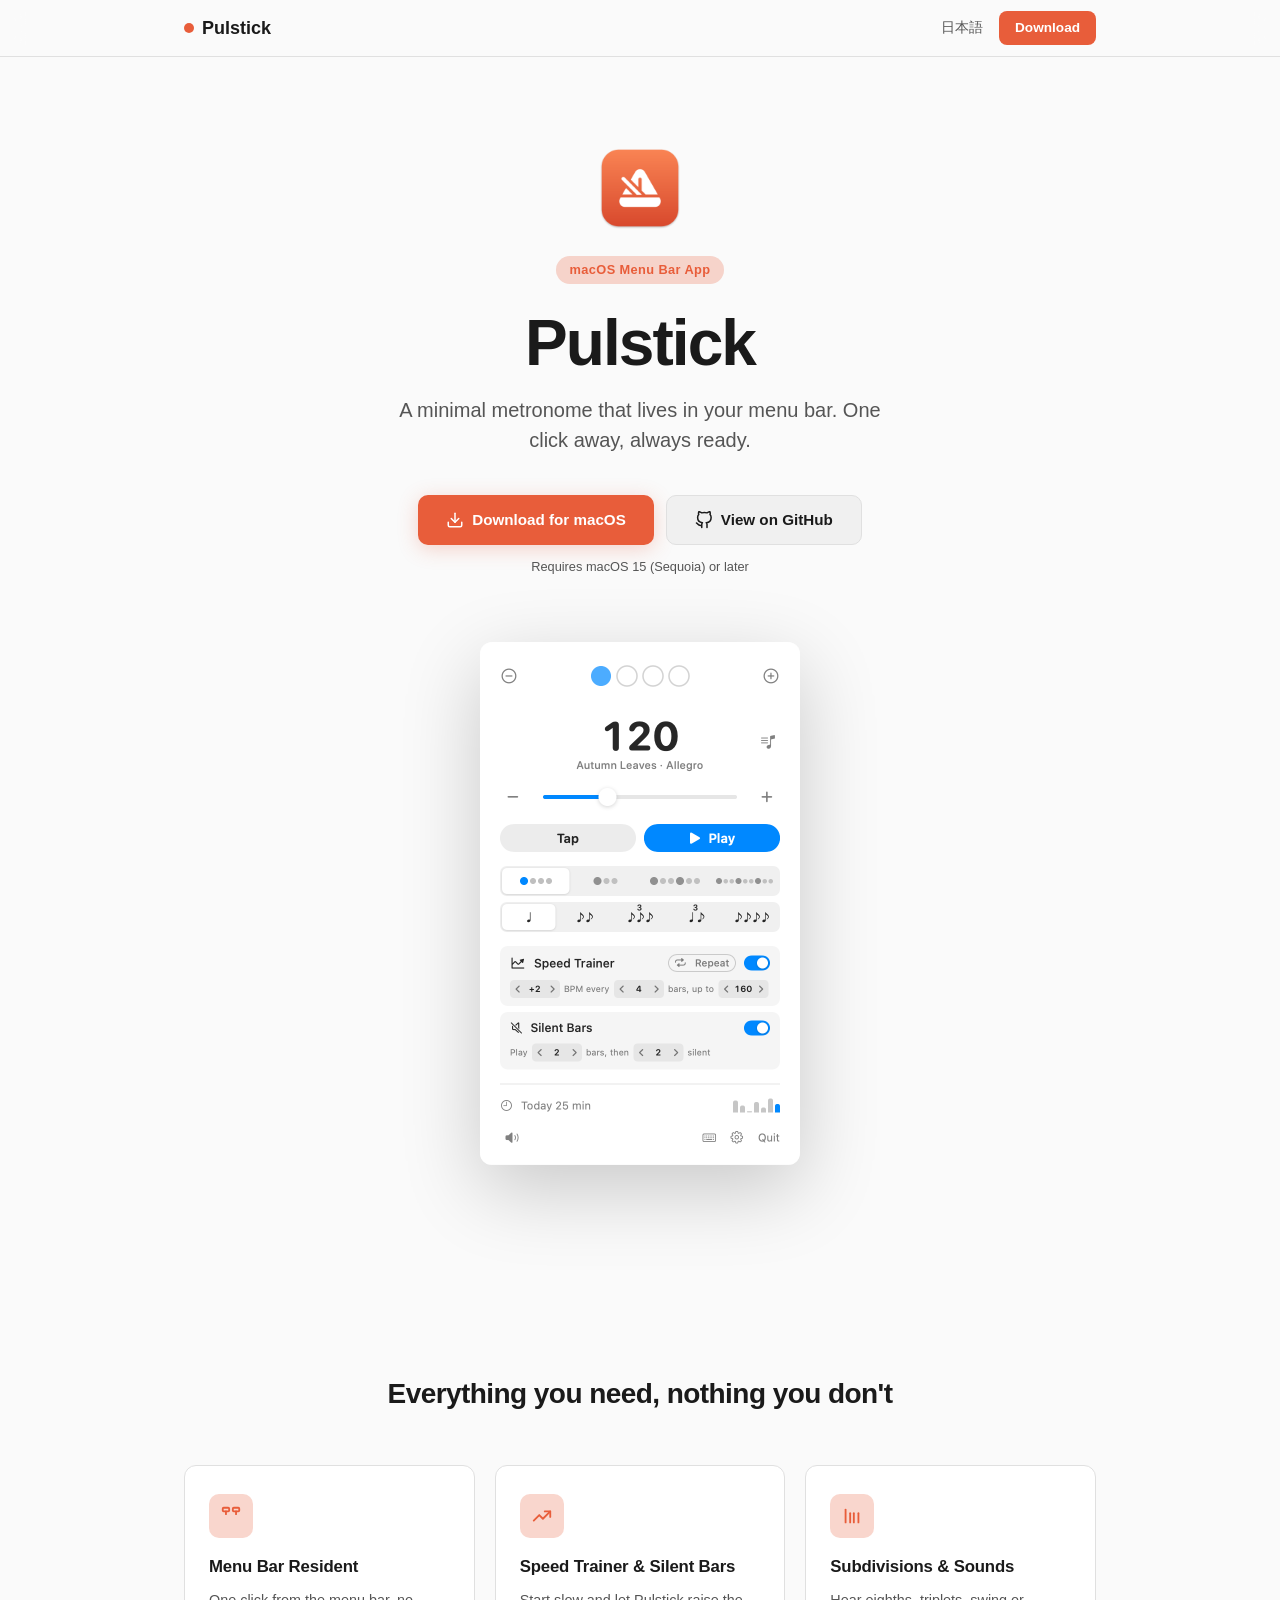
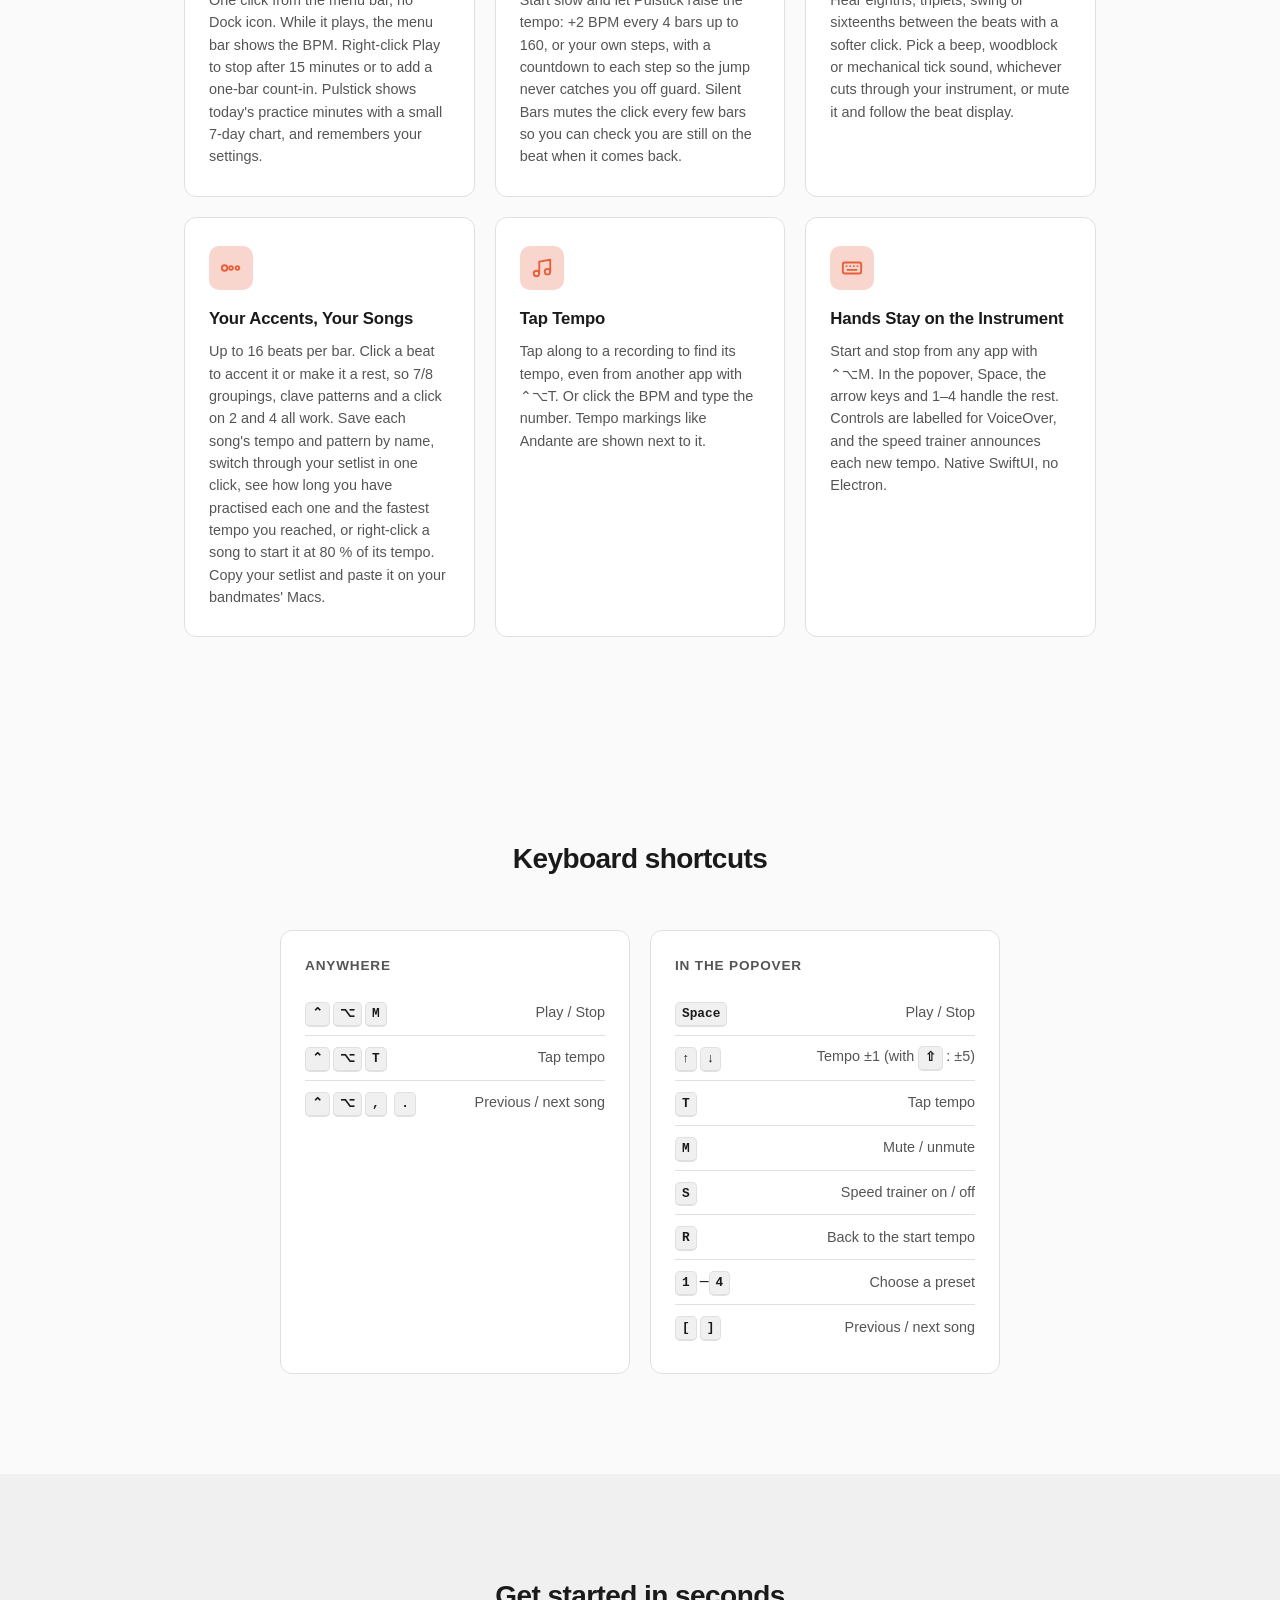
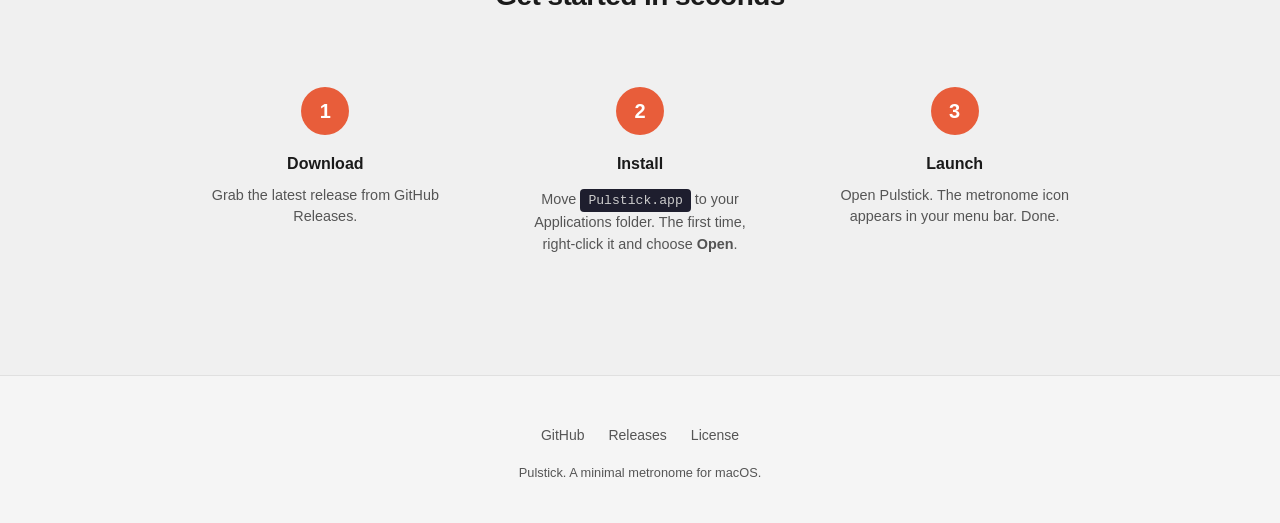
<file: docs/index.html>
<!DOCTYPE html>
<html lang="en">
<head>
  <meta charset="UTF-8">
  <meta name="viewport" content="width=device-width, initial-scale=1.0">
  <title>Pulstick — Minimal Menu Bar Metronome for macOS</title>
  <meta name="description" content="Pulstick is a minimal metronome that lives in your macOS menu bar. Tap tempo, custom accents, subdivisions, a speed trainer and global shortcuts.">
  <meta name="theme-color" content="#e85d3a" media="(prefers-color-scheme: light)">
  <meta name="theme-color" content="#f06b45" media="(prefers-color-scheme: dark)">
  <link rel="alternate" hreflang="en" href="./">
  <link rel="alternate" hreflang="ja" href="ja/">
  <link rel="icon" type="image/png" href="icon.png">
  <link rel="apple-touch-icon" href="icon.png">
  <link rel="stylesheet" href="style.css">
</head>
<body>

  <a href="#main" class="skip-link">Skip to content</a>

  <!-- Header -->
  <header class="site-header" role="banner">
    <div class="container">
      <div class="site-logo">
        <div class="logo-dot" aria-hidden="true"></div>
        Pulstick
      </div>
      <div class="header-actions">
        <a href="ja/" class="lang-link" hreflang="ja" lang="ja">日本語</a>
        <a href="https://github.com/ash1day/Pulstick/releases" class="header-cta">
          Download
        </a>
      </div>
    </div>
  </header>

  <main id="main">

    <!-- Hero -->
    <section class="hero" aria-labelledby="hero-heading">
      <div class="container">
        <img src="icon.png" alt="" class="hero-icon" width="96" height="96">
        <div class="hero-badge">macOS Menu Bar App</div>
        <h1 id="hero-heading">Pulstick</h1>
        <p class="hero-tagline">
          A minimal metronome that lives in your menu bar.
          One click away, always ready.
        </p>
        <div class="hero-actions">
          <a href="https://github.com/ash1day/Pulstick/releases" class="btn btn-primary">
            <svg width="18" height="18" viewBox="0 0 24 24" fill="none" stroke="currentColor" stroke-width="2" stroke-linecap="round" stroke-linejoin="round" aria-hidden="true"><path d="M21 15v4a2 2 0 0 1-2 2H5a2 2 0 0 1-2-2v-4"/><polyline points="7 10 12 15 17 10"/><line x1="12" y1="15" x2="12" y2="3"/></svg>
            Download for macOS
          </a>
          <a href="https://github.com/ash1day/Pulstick" class="btn btn-secondary">
            <svg width="18" height="18" viewBox="0 0 24 24" fill="none" stroke="currentColor" stroke-width="2" stroke-linecap="round" stroke-linejoin="round" aria-hidden="true"><path d="M9 19c-5 1.5-5-2.5-7-3m14 6v-3.87a3.37 3.37 0 0 0-.94-2.61c3.14-.35 6.44-1.54 6.44-7A5.44 5.44 0 0 0 20 4.77 5.07 5.07 0 0 0 19.91 1S18.73.65 16 2.48a13.38 13.38 0 0 0-7 0C6.27.65 5.09 1 5.09 1A5.07 5.07 0 0 0 5 4.77a5.44 5.44 0 0 0-1.5 3.78c0 5.42 3.3 6.61 6.44 7A3.37 3.37 0 0 0 9 18.13V22"/></svg>
            View on GitHub
          </a>
        </div>
        <p class="hero-note">Requires macOS 15 (Sequoia) or later</p>

        <!-- App Screenshot -->
        <div class="screenshot-wrapper">
          <picture>
            <source srcset="screenshot-dark.png" media="(prefers-color-scheme: dark)">
            <img src="screenshot.png" alt="Pulstick popover: beat dots, 120 BPM marked Allegro, time signature and subdivision buttons, speed trainer and silent bars settings, Tap and Play buttons" class="screenshot" width="320" height="523" />
          </picture>
        </div>
      </div>
    </section>

    <!-- Features -->
    <section class="features" id="features" aria-labelledby="features-heading">
      <div class="container">
        <h2 class="section-title" id="features-heading">Everything you need, nothing you don't</h2>
        <div class="features-grid">

          <div class="feature-card">
            <div class="feature-icon">
              <svg viewBox="0 0 24 24" aria-hidden="true"><rect x="3" y="3" width="7" height="4" rx="1"/><rect x="14" y="3" width="7" height="4" rx="1"/><line x1="6.5" y1="7" x2="6.5" y2="10"/><line x1="17.5" y1="7" x2="17.5" y2="10"/></svg>
            </div>
            <h3>Menu Bar Resident</h3>
            <p>One click from the menu bar, no Dock icon. While it plays, the menu bar shows the BPM. Right-click Play to stop after 15 minutes or to add a one-bar count-in. Pulstick shows today's practice minutes with a small 7-day chart, and remembers your settings.</p>
          </div>

          <div class="feature-card">
            <div class="feature-icon">
              <svg viewBox="0 0 24 24" aria-hidden="true"><polyline points="3 17 9 11 13 15 21 7"/><polyline points="15 7 21 7 21 13"/></svg>
            </div>
            <h3>Speed Trainer &amp; Silent Bars</h3>
            <p>Start slow and let Pulstick raise the tempo: +2 BPM every 4 bars up to 160, or your own steps, with a countdown to each step so the jump never catches you off guard. Silent Bars mutes the click every few bars so you can check you are still on the beat when it comes back.</p>
          </div>

          <div class="feature-card">
            <div class="feature-icon">
              <svg viewBox="0 0 24 24" aria-hidden="true"><line x1="5" y1="5" x2="5" y2="19"/><line x1="10" y1="9" x2="10" y2="19"/><line x1="14" y1="9" x2="14" y2="19"/><line x1="19" y1="9" x2="19" y2="19"/></svg>
            </div>
            <h3>Subdivisions &amp; Sounds</h3>
            <p>Hear eighths, triplets, swing or sixteenths between the beats with a softer click. Pick a beep, woodblock or mechanical tick sound, whichever cuts through your instrument, or mute it and follow the beat display.</p>
          </div>

          <div class="feature-card">
            <div class="feature-icon">
              <svg viewBox="0 0 24 24" aria-hidden="true"><circle cx="5" cy="12" r="3"/><circle cx="12" cy="12" r="2"/><circle cx="19" cy="12" r="2"/></svg>
            </div>
            <h3>Your Accents, Your Songs</h3>
            <p>Up to 16 beats per bar. Click a beat to accent it or make it a rest, so 7/8 groupings, clave patterns and a click on 2 and 4 all work. Save each song's tempo and pattern by name, switch through your setlist in one click, see how long you have practised each one and the fastest tempo you reached, or right-click a song to start it at 80 % of its tempo. Copy your setlist and paste it on your bandmates' Macs.</p>
          </div>

          <div class="feature-card">
            <div class="feature-icon">
              <svg viewBox="0 0 24 24" aria-hidden="true"><path d="M9 18V5l12-2v13"/><circle cx="6" cy="18" r="3"/><circle cx="18" cy="16" r="3"/></svg>
            </div>
            <h3>Tap Tempo</h3>
            <p>Tap along to a recording to find its tempo, even from another app with ⌃⌥T. Or click the BPM and type the number. Tempo markings like Andante are shown next to it.</p>
          </div>

          <div class="feature-card">
            <div class="feature-icon">
              <svg viewBox="0 0 24 24" aria-hidden="true"><rect x="2" y="6" width="20" height="12" rx="2"/><line x1="6" y1="10" x2="6" y2="10"/><line x1="10" y1="10" x2="10" y2="10"/><line x1="14" y1="10" x2="14" y2="10"/><line x1="18" y1="10" x2="18" y2="10"/><line x1="7" y1="14" x2="17" y2="14"/></svg>
            </div>
            <h3>Hands Stay on the Instrument</h3>
            <p>Start and stop from any app with ⌃⌥M. In the popover, Space, the arrow keys and 1–4 handle the rest. Controls are labelled for VoiceOver, and the speed trainer announces each new tempo. Native SwiftUI, no Electron.</p>
          </div>

        </div>
      </div>
    </section>

    <!-- Shortcuts -->
    <section class="shortcuts" id="shortcuts" aria-labelledby="shortcuts-heading">
      <div class="container">
        <h2 class="section-title" id="shortcuts-heading">Keyboard shortcuts</h2>
        <div class="shortcut-groups">
          <div class="shortcut-group">
            <h3>Anywhere</h3>
            <dl>
              <div><dt><kbd>⌃</kbd><kbd>⌥</kbd><kbd>M</kbd></dt><dd>Play / Stop</dd></div>
              <div><dt><kbd>⌃</kbd><kbd>⌥</kbd><kbd>T</kbd></dt><dd>Tap tempo</dd></div>
              <div><dt><kbd>⌃</kbd><kbd>⌥</kbd><kbd>,</kbd> <kbd>.</kbd></dt><dd>Previous / next song</dd></div>
            </dl>
          </div>
          <div class="shortcut-group">
            <h3>In the popover</h3>
            <dl>
              <div><dt><kbd>Space</kbd></dt><dd>Play / Stop</dd></div>
              <div><dt><kbd>↑</kbd><kbd>↓</kbd></dt><dd>Tempo ±1 (with <kbd>⇧</kbd>: ±5)</dd></div>
              <div><dt><kbd>T</kbd></dt><dd>Tap tempo</dd></div>
              <div><dt><kbd>M</kbd></dt><dd>Mute / unmute</dd></div>
              <div><dt><kbd>S</kbd></dt><dd>Speed trainer on / off</dd></div>
              <div><dt><kbd>R</kbd></dt><dd>Back to the start tempo</dd></div>
              <div><dt><kbd>1</kbd>–<kbd>4</kbd></dt><dd>Choose a preset</dd></div>
              <div><dt><kbd>[</kbd><kbd>]</kbd></dt><dd>Previous / next song</dd></div>
            </dl>
          </div>
        </div>
      </div>
    </section>

    <!-- Install -->
    <section class="install" id="install" aria-labelledby="install-heading">
      <div class="container">
        <h2 class="section-title" id="install-heading">Get started in seconds</h2>
        <div class="install-steps">

          <div class="install-step">
            <div class="step-number">1</div>
            <h3>Download</h3>
            <p>Grab the latest release from GitHub Releases.</p>
          </div>

          <div class="install-step">
            <div class="step-number">2</div>
            <h3>Install</h3>
            <p>Move <code>Pulstick.app</code> to your Applications folder. The first time, right-click it and choose <strong>Open</strong>.</p>
          </div>

          <div class="install-step">
            <div class="step-number">3</div>
            <h3>Launch</h3>
            <p>Open Pulstick. The metronome icon appears in your menu bar. Done.</p>
          </div>

        </div>
      </div>
    </section>

  </main>

  <!-- Footer -->
  <footer class="site-footer" role="contentinfo">
    <div class="container">
      <nav class="footer-links" aria-label="Footer">
        <a href="https://github.com/ash1day/Pulstick">GitHub</a>
        <a href="https://github.com/ash1day/Pulstick/releases">Releases</a>
        <a href="https://github.com/ash1day/Pulstick/blob/main/LICENSE">License</a>
      </nav>
      <p class="footer-copy">Pulstick. A minimal metronome for macOS.</p>
    </div>
  </footer>

</body>
</html>
</file>
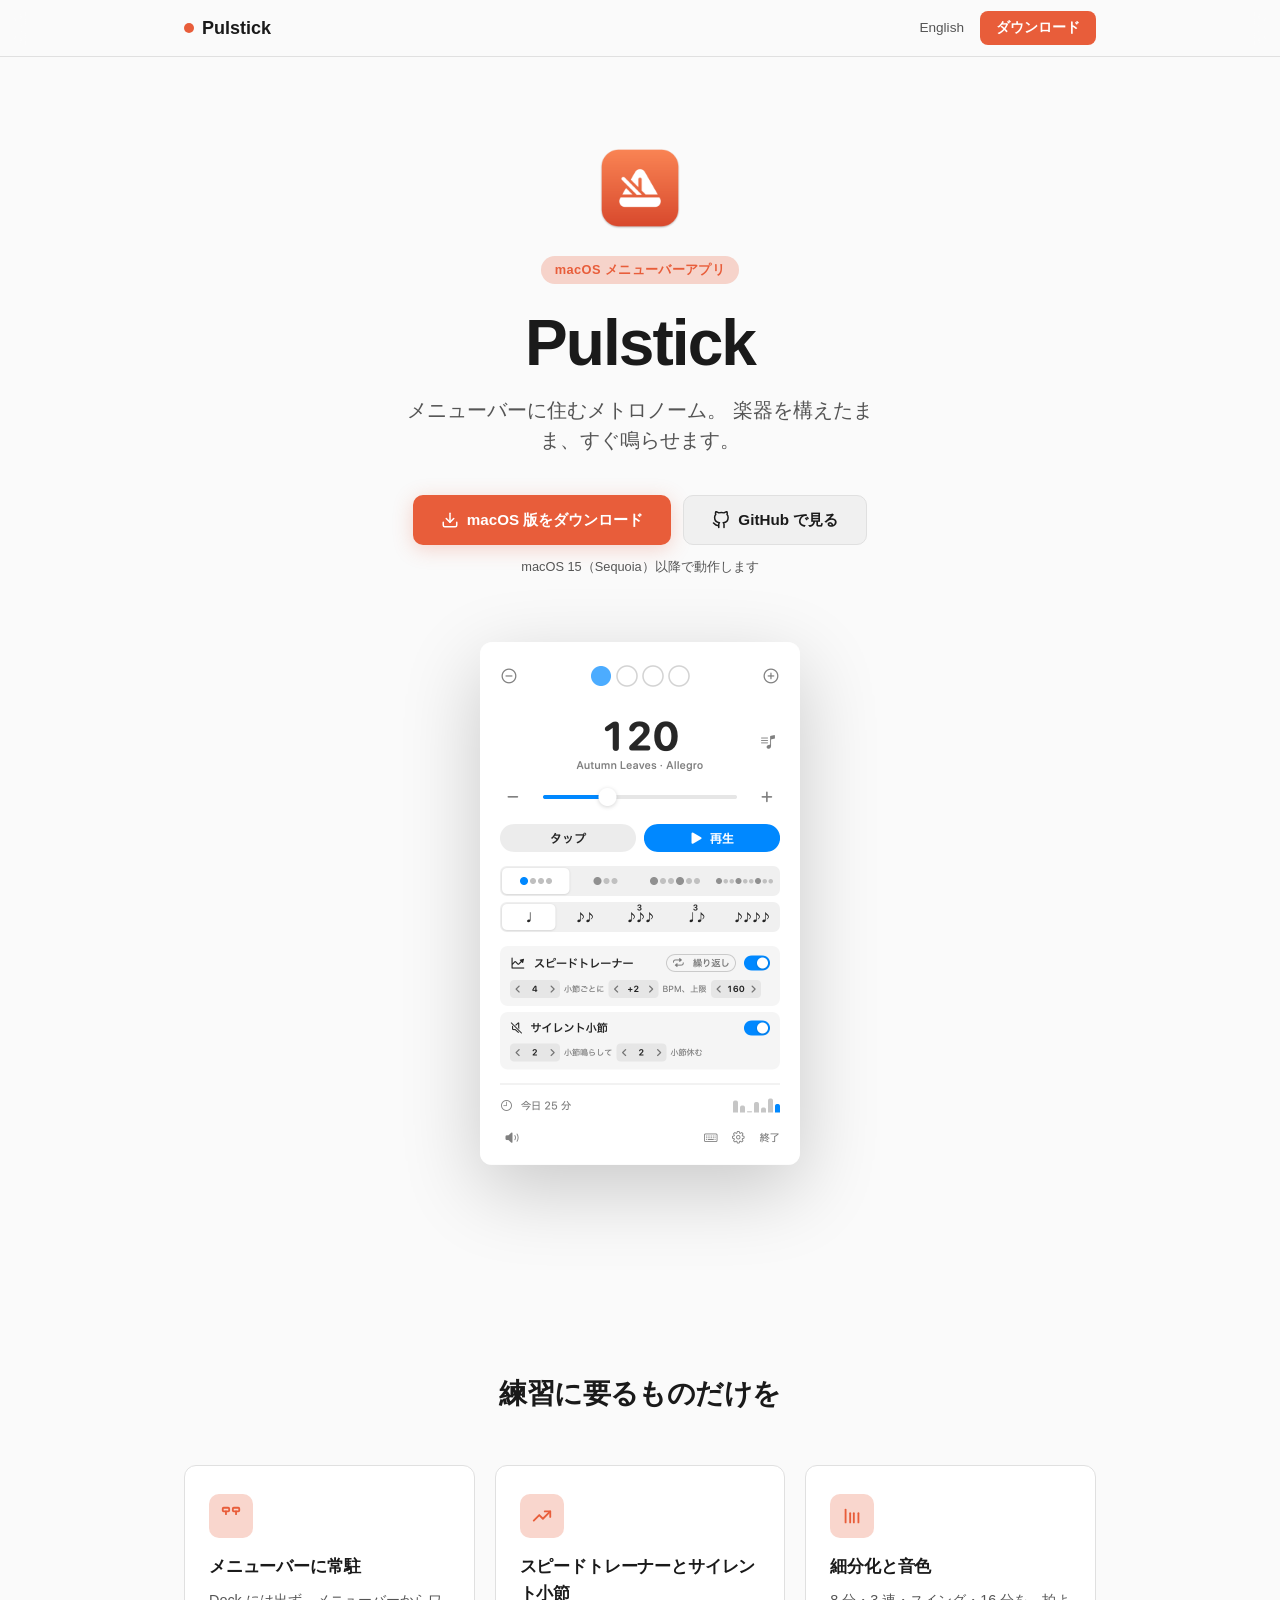
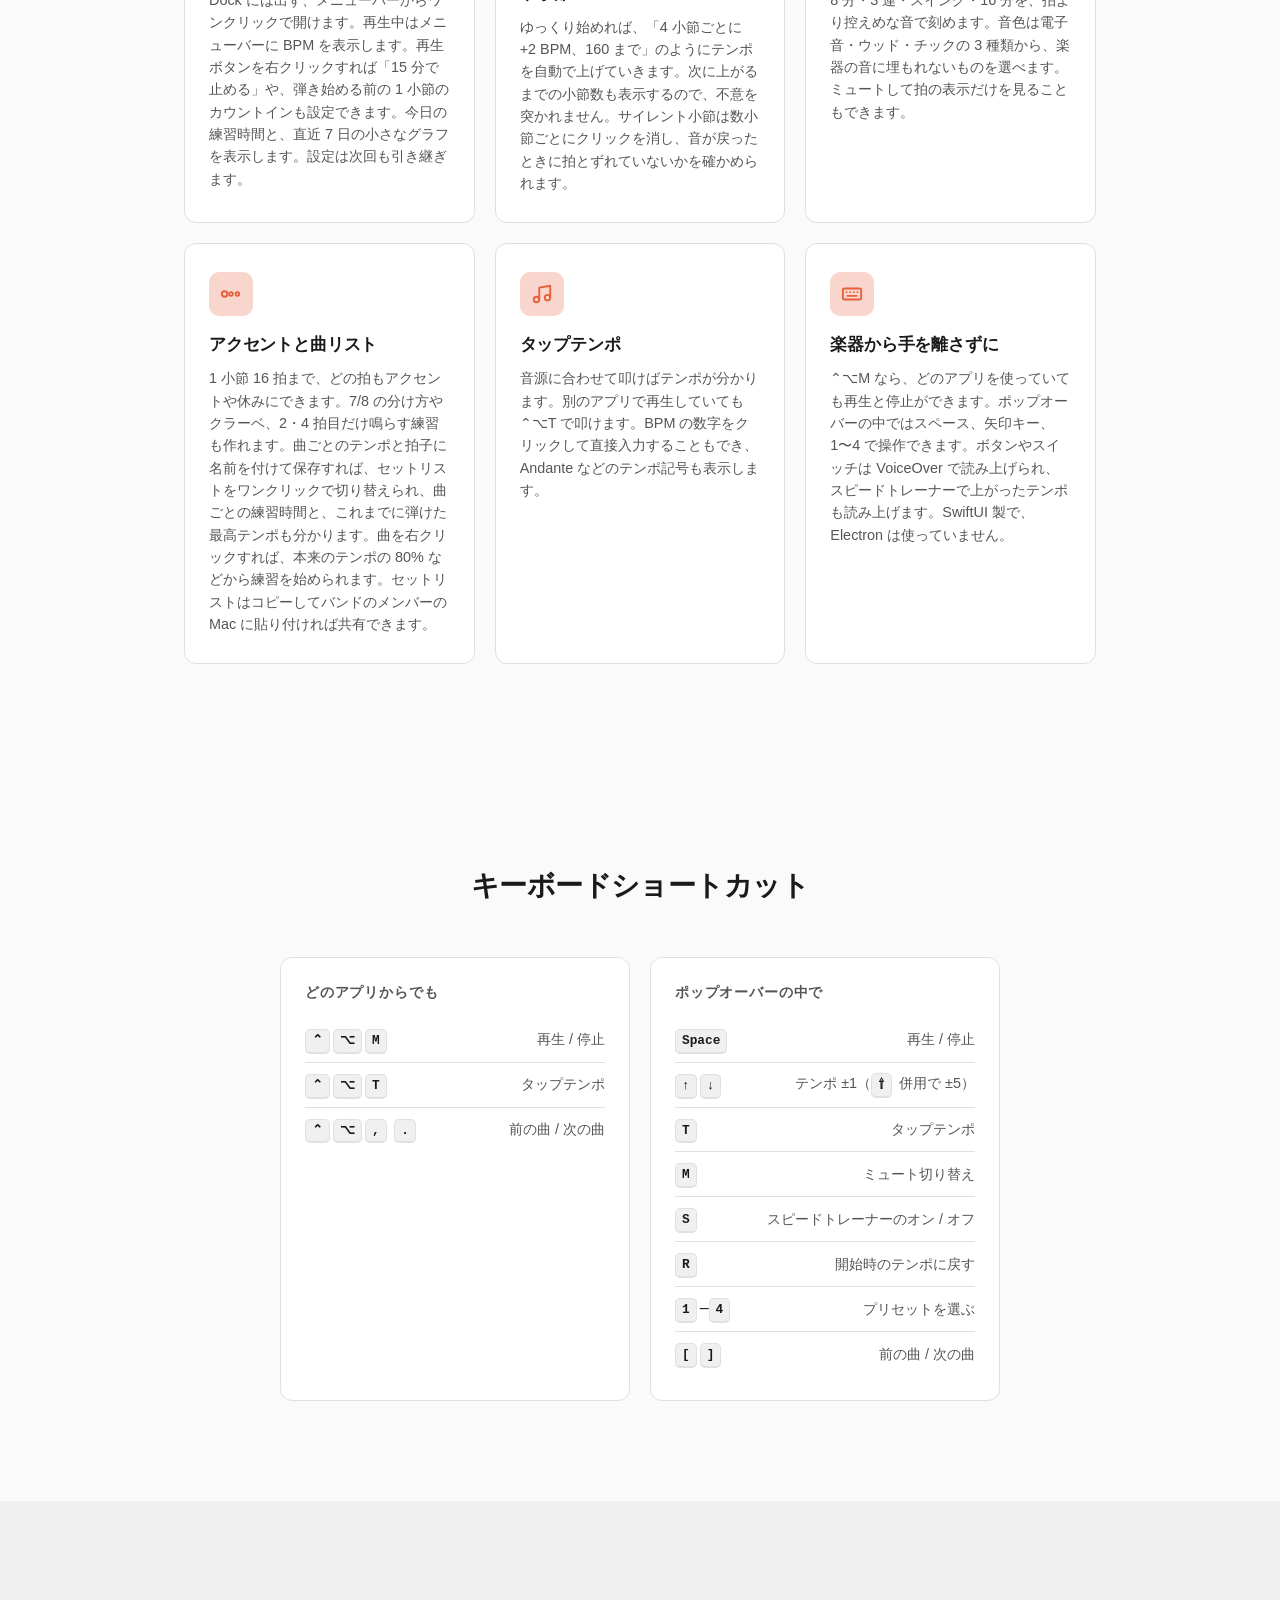
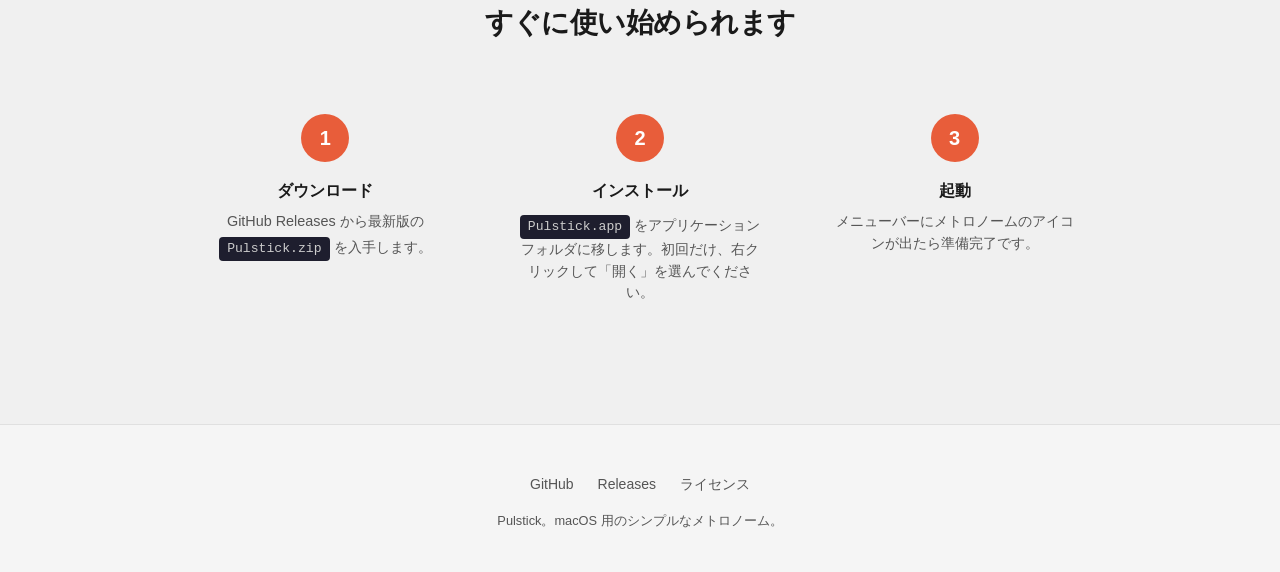
<file: docs/ja/index.html>
<!DOCTYPE html>
<html lang="ja">
<head>
  <meta charset="UTF-8">
  <meta name="viewport" content="width=device-width, initial-scale=1.0">
  <title>Pulstick — メニューバーに住むメトロノーム（macOS）</title>
  <meta name="description" content="Pulstick は macOS のメニューバーに常駐するメトロノームです。タップテンポ、自由なアクセント、細分化、スピードトレーナー、どのアプリからでも使えるショートカットに対応。">
  <meta name="theme-color" content="#e85d3a" media="(prefers-color-scheme: light)">
  <meta name="theme-color" content="#f06b45" media="(prefers-color-scheme: dark)">
  <link rel="alternate" hreflang="en" href="../">
  <link rel="alternate" hreflang="ja" href="./">
  <link rel="icon" type="image/png" href="../icon.png">
  <link rel="apple-touch-icon" href="../icon.png">
  <link rel="stylesheet" href="../style.css">
</head>
<body>

  <a href="#main" class="skip-link">本文へ移動</a>

  <!-- Header -->
  <header class="site-header" role="banner">
    <div class="container">
      <div class="site-logo">
        <div class="logo-dot" aria-hidden="true"></div>
        Pulstick
      </div>
      <div class="header-actions">
        <a href="../" class="lang-link" hreflang="en" lang="en">English</a>
        <a href="https://github.com/ash1day/Pulstick/releases" class="header-cta">
          ダウンロード
        </a>
      </div>
    </div>
  </header>

  <main id="main">

    <!-- Hero -->
    <section class="hero" aria-labelledby="hero-heading">
      <div class="container">
        <img src="../icon.png" alt="" class="hero-icon" width="96" height="96">
        <div class="hero-badge">macOS メニューバーアプリ</div>
        <h1 id="hero-heading">Pulstick</h1>
        <p class="hero-tagline">
          メニューバーに住むメトロノーム。
          楽器を構えたまま、すぐ鳴らせます。
        </p>
        <div class="hero-actions">
          <a href="https://github.com/ash1day/Pulstick/releases" class="btn btn-primary">
            <svg width="18" height="18" viewBox="0 0 24 24" fill="none" stroke="currentColor" stroke-width="2" stroke-linecap="round" stroke-linejoin="round" aria-hidden="true"><path d="M21 15v4a2 2 0 0 1-2 2H5a2 2 0 0 1-2-2v-4"/><polyline points="7 10 12 15 17 10"/><line x1="12" y1="15" x2="12" y2="3"/></svg>
            macOS 版をダウンロード
          </a>
          <a href="https://github.com/ash1day/Pulstick" class="btn btn-secondary">
            <svg width="18" height="18" viewBox="0 0 24 24" fill="none" stroke="currentColor" stroke-width="2" stroke-linecap="round" stroke-linejoin="round" aria-hidden="true"><path d="M9 19c-5 1.5-5-2.5-7-3m14 6v-3.87a3.37 3.37 0 0 0-.94-2.61c3.14-.35 6.44-1.54 6.44-7A5.44 5.44 0 0 0 20 4.77 5.07 5.07 0 0 0 19.91 1S18.73.65 16 2.48a13.38 13.38 0 0 0-7 0C6.27.65 5.09 1 5.09 1A5.07 5.07 0 0 0 5 4.77a5.44 5.44 0 0 0-1.5 3.78c0 5.42 3.3 6.61 6.44 7A3.37 3.37 0 0 0 9 18.13V22"/></svg>
            GitHub で見る
          </a>
        </div>
        <p class="hero-note">macOS 15（Sequoia）以降で動作します</p>

        <!-- App Screenshot -->
        <div class="screenshot-wrapper">
          <picture>
            <source srcset="screenshot-dark.png" media="(prefers-color-scheme: dark)">
            <img src="screenshot.png" alt="Pulstick の画面。拍の丸、120 BPM（Allegro）、拍子と細分化のボタン、スピードトレーナーとサイレント小節の設定、タップと再生のボタン、今日の練習時間" class="screenshot" width="320" height="523" />
          </picture>
        </div>
      </div>
    </section>

    <!-- Features -->
    <section class="features" id="features" aria-labelledby="features-heading">
      <div class="container">
        <h2 class="section-title" id="features-heading">練習に要るものだけを</h2>
        <div class="features-grid">

          <div class="feature-card">
            <div class="feature-icon">
              <svg viewBox="0 0 24 24" aria-hidden="true"><rect x="3" y="3" width="7" height="4" rx="1"/><rect x="14" y="3" width="7" height="4" rx="1"/><line x1="6.5" y1="7" x2="6.5" y2="10"/><line x1="17.5" y1="7" x2="17.5" y2="10"/></svg>
            </div>
            <h3>メニューバーに常駐</h3>
            <p>Dock には出ず、メニューバーからワンクリックで開けます。再生中はメニューバーに BPM を表示します。再生ボタンを右クリックすれば「15 分で止める」や、弾き始める前の 1 小節のカウントインも設定できます。今日の練習時間と、直近 7 日の小さなグラフを表示します。設定は次回も引き継ぎます。</p>
          </div>

          <div class="feature-card">
            <div class="feature-icon">
              <svg viewBox="0 0 24 24" aria-hidden="true"><polyline points="3 17 9 11 13 15 21 7"/><polyline points="15 7 21 7 21 13"/></svg>
            </div>
            <h3>スピードトレーナーとサイレント小節</h3>
            <p>ゆっくり始めれば、「4 小節ごとに +2 BPM、160 まで」のようにテンポを自動で上げていきます。次に上がるまでの小節数も表示するので、不意を突かれません。サイレント小節は数小節ごとにクリックを消し、音が戻ったときに拍とずれていないかを確かめられます。</p>
          </div>

          <div class="feature-card">
            <div class="feature-icon">
              <svg viewBox="0 0 24 24" aria-hidden="true"><line x1="5" y1="5" x2="5" y2="19"/><line x1="10" y1="9" x2="10" y2="19"/><line x1="14" y1="9" x2="14" y2="19"/><line x1="19" y1="9" x2="19" y2="19"/></svg>
            </div>
            <h3>細分化と音色</h3>
            <p>8 分・3 連・スイング・16 分を、拍より控えめな音で刻めます。音色は電子音・ウッド・チックの 3 種類から、楽器の音に埋もれないものを選べます。ミュートして拍の表示だけを見ることもできます。</p>
          </div>

          <div class="feature-card">
            <div class="feature-icon">
              <svg viewBox="0 0 24 24" aria-hidden="true"><circle cx="5" cy="12" r="3"/><circle cx="12" cy="12" r="2"/><circle cx="19" cy="12" r="2"/></svg>
            </div>
            <h3>アクセントと曲リスト</h3>
            <p>1 小節 16 拍まで、どの拍もアクセントや休みにできます。7/8 の分け方やクラーベ、2・4 拍目だけ鳴らす練習も作れます。曲ごとのテンポと拍子に名前を付けて保存すれば、セットリストをワンクリックで切り替えられ、曲ごとの練習時間と、これまでに弾けた最高テンポも分かります。曲を右クリックすれば、本来のテンポの 80% などから練習を始められます。セットリストはコピーしてバンドのメンバーの Mac に貼り付ければ共有できます。</p>
          </div>

          <div class="feature-card">
            <div class="feature-icon">
              <svg viewBox="0 0 24 24" aria-hidden="true"><path d="M9 18V5l12-2v13"/><circle cx="6" cy="18" r="3"/><circle cx="18" cy="16" r="3"/></svg>
            </div>
            <h3>タップテンポ</h3>
            <p>音源に合わせて叩けばテンポが分かります。別のアプリで再生していても ⌃⌥T で叩けます。BPM の数字をクリックして直接入力することもでき、Andante などのテンポ記号も表示します。</p>
          </div>

          <div class="feature-card">
            <div class="feature-icon">
              <svg viewBox="0 0 24 24" aria-hidden="true"><rect x="2" y="6" width="20" height="12" rx="2"/><line x1="6" y1="10" x2="6" y2="10"/><line x1="10" y1="10" x2="10" y2="10"/><line x1="14" y1="10" x2="14" y2="10"/><line x1="18" y1="10" x2="18" y2="10"/><line x1="7" y1="14" x2="17" y2="14"/></svg>
            </div>
            <h3>楽器から手を離さずに</h3>
            <p>⌃⌥M なら、どのアプリを使っていても再生と停止ができます。ポップオーバーの中ではスペース、矢印キー、1〜4 で操作できます。ボタンやスイッチは VoiceOver で読み上げられ、スピードトレーナーで上がったテンポも読み上げます。SwiftUI 製で、Electron は使っていません。</p>
          </div>

        </div>
      </div>
    </section>

    <!-- Shortcuts -->
    <section class="shortcuts" id="shortcuts" aria-labelledby="shortcuts-heading">
      <div class="container">
        <h2 class="section-title" id="shortcuts-heading">キーボードショートカット</h2>
        <div class="shortcut-groups">
          <div class="shortcut-group">
            <h3>どのアプリからでも</h3>
            <dl>
              <div><dt><kbd>⌃</kbd><kbd>⌥</kbd><kbd>M</kbd></dt><dd>再生 / 停止</dd></div>
              <div><dt><kbd>⌃</kbd><kbd>⌥</kbd><kbd>T</kbd></dt><dd>タップテンポ</dd></div>
              <div><dt><kbd>⌃</kbd><kbd>⌥</kbd><kbd>,</kbd> <kbd>.</kbd></dt><dd>前の曲 / 次の曲</dd></div>
            </dl>
          </div>
          <div class="shortcut-group">
            <h3>ポップオーバーの中で</h3>
            <dl>
              <div><dt><kbd>Space</kbd></dt><dd>再生 / 停止</dd></div>
              <div><dt><kbd>↑</kbd><kbd>↓</kbd></dt><dd>テンポ ±1（<kbd>⇧</kbd> 併用で ±5）</dd></div>
              <div><dt><kbd>T</kbd></dt><dd>タップテンポ</dd></div>
              <div><dt><kbd>M</kbd></dt><dd>ミュート切り替え</dd></div>
              <div><dt><kbd>S</kbd></dt><dd>スピードトレーナーのオン / オフ</dd></div>
              <div><dt><kbd>R</kbd></dt><dd>開始時のテンポに戻す</dd></div>
              <div><dt><kbd>1</kbd>–<kbd>4</kbd></dt><dd>プリセットを選ぶ</dd></div>
              <div><dt><kbd>[</kbd><kbd>]</kbd></dt><dd>前の曲 / 次の曲</dd></div>
            </dl>
          </div>
        </div>
      </div>
    </section>

    <!-- Install -->
    <section class="install" id="install" aria-labelledby="install-heading">
      <div class="container">
        <h2 class="section-title" id="install-heading">すぐに使い始められます</h2>
        <div class="install-steps">

          <div class="install-step">
            <div class="step-number">1</div>
            <h3>ダウンロード</h3>
            <p>GitHub Releases から最新版の <code>Pulstick.zip</code> を入手します。</p>
          </div>

          <div class="install-step">
            <div class="step-number">2</div>
            <h3>インストール</h3>
            <p><code>Pulstick.app</code> をアプリケーションフォルダに移します。初回だけ、右クリックして「開く」を選んでください。</p>
          </div>

          <div class="install-step">
            <div class="step-number">3</div>
            <h3>起動</h3>
            <p>メニューバーにメトロノームのアイコンが出たら準備完了です。</p>
          </div>

        </div>
      </div>
    </section>

  </main>

  <!-- Footer -->
  <footer class="site-footer" role="contentinfo">
    <div class="container">
      <nav class="footer-links" aria-label="フッター">
        <a href="https://github.com/ash1day/Pulstick">GitHub</a>
        <a href="https://github.com/ash1day/Pulstick/releases">Releases</a>
        <a href="https://github.com/ash1day/Pulstick/blob/main/LICENSE">ライセンス</a>
      </nav>
      <p class="footer-copy">Pulstick。macOS 用のシンプルなメトロノーム。</p>
    </div>
  </footer>

</body>
</html>
</file>
<file: docs/style.css>
/* ============================================
   Pulstick Landing Page Styles
   Minimal, dark-mode ready, responsive
   ============================================ */

/* --- Reset & Base --- */
*,
*::before,
*::after {
  box-sizing: border-box;
  margin: 0;
  padding: 0;
}

:root {
  --bg: #fafafa;
  --bg-secondary: #f0f0f0;
  --text: #1a1a1a;
  --text-secondary: #555;
  --accent: #e85d3a;
  --accent-hover: #d14a28;
  --accent-glow: rgba(232, 93, 58, 0.25);
  --card-bg: #fff;
  --card-border: #e0e0e0;
  --footer-bg: #f5f5f5;
  --radius: 12px;
  --transition: 0.3s ease;
}

@media (prefers-color-scheme: dark) {
  :root {
    --bg: #0f0f14;
    --bg-secondary: #18181f;
    --text: #e8e8ec;
    --text-secondary: #9a9aaa;
    --accent: #f06b45;
    --accent-hover: #ff7f5c;
    --accent-glow: rgba(240, 107, 69, 0.3);
    --card-bg: #1a1a24;
    --card-border: #2a2a38;
    --footer-bg: #111118;
  }
}

html {
  scroll-behavior: smooth;
  -webkit-font-smoothing: antialiased;
  -moz-osx-font-smoothing: grayscale;
}

body {
  font-family: -apple-system, BlinkMacSystemFont, "SF Pro Text", "Segoe UI",
    Roboto, Helvetica, Arial, sans-serif;
  background: var(--bg);
  color: var(--text);
  line-height: 1.6;
  overflow-x: hidden;
}

a {
  color: var(--accent);
  text-decoration: none;
  transition: color var(--transition);
}

a:hover {
  color: var(--accent-hover);
}

/* --- Utility --- */
.container {
  max-width: 960px;
  margin: 0 auto;
  padding: 0 24px;
}

.section-title {
  font-size: 1.75rem;
  font-weight: 700;
  text-align: center;
  margin-bottom: 48px;
  letter-spacing: -0.02em;
}

/* --- Header / Nav --- */
.site-header {
  position: fixed;
  top: 0;
  left: 0;
  right: 0;
  z-index: 100;
  background: rgba(250, 250, 250, 0.8);
  backdrop-filter: blur(12px);
  -webkit-backdrop-filter: blur(12px);
  border-bottom: 1px solid var(--card-border);
  transition: background var(--transition);
}

@media (prefers-color-scheme: dark) {
  .site-header {
    background: rgba(15, 15, 20, 0.8);
  }
}

.site-header .container {
  display: flex;
  align-items: center;
  justify-content: space-between;
  height: 56px;
}

.site-logo {
  font-size: 1.125rem;
  font-weight: 700;
  color: var(--text);
  display: flex;
  align-items: center;
  gap: 8px;
}

.logo-dot {
  width: 10px;
  height: 10px;
  border-radius: 50%;
  background: var(--accent);
  animation: pulse-dot 1.2s ease-in-out infinite;
}

.header-cta {
  font-size: 0.85rem;
  font-weight: 600;
  padding: 6px 16px;
  border-radius: 8px;
  background: var(--accent);
  color: #fff;
  transition: background var(--transition), transform var(--transition);
}

.header-cta:hover {
  background: var(--accent-hover);
  color: #fff;
  transform: translateY(-1px);
}

/* --- Hero --- */
.hero {
  padding: 140px 0 100px;
  text-align: center;
}

.hero-badge {
  display: inline-block;
  font-size: 0.8rem;
  font-weight: 600;
  color: var(--accent);
  background: var(--accent-glow);
  padding: 4px 14px;
  border-radius: 20px;
  margin-bottom: 24px;
  letter-spacing: 0.03em;
}

.hero h1 {
  font-size: clamp(2.5rem, 6vw, 4rem);
  font-weight: 800;
  letter-spacing: -0.03em;
  line-height: 1.1;
  margin-bottom: 16px;
}

.hero-tagline {
  font-size: clamp(1rem, 2.5vw, 1.25rem);
  color: var(--text-secondary);
  max-width: 500px;
  margin: 0 auto 40px;
  line-height: 1.5;
}

.hero-actions {
  display: flex;
  gap: 12px;
  justify-content: center;
  flex-wrap: wrap;
  margin-bottom: 12px;
}

.btn {
  display: inline-flex;
  align-items: center;
  gap: 8px;
  font-size: 0.95rem;
  font-weight: 600;
  padding: 12px 28px;
  border-radius: 10px;
  transition: background var(--transition), transform var(--transition),
    box-shadow var(--transition);
}

.btn-primary {
  background: var(--accent);
  color: #fff;
  box-shadow: 0 4px 20px var(--accent-glow);
}

.btn-primary:hover {
  background: var(--accent-hover);
  color: #fff;
  transform: translateY(-2px);
  box-shadow: 0 8px 30px var(--accent-glow);
}

.btn-secondary {
  background: var(--bg-secondary);
  color: var(--text);
  border: 1px solid var(--card-border);
}

.btn-secondary:hover {
  background: var(--card-bg);
  transform: translateY(-2px);
}

.hero-note {
  font-size: 0.8rem;
  color: var(--text-secondary);
  margin-top: 8px;
}

/* --- Screenshot --- */
.screenshot-wrapper {
  margin-top: 64px;
  display: flex;
  justify-content: center;
}

.screenshot {
  border-radius: 12px;
  box-shadow: 0 24px 80px rgba(0, 0, 0, 0.2);
  max-width: 100%;
  height: auto;
}

/* --- Pulse Animation --- */
@keyframes pulse-dot {
  0%,
  100% {
    transform: scale(1);
    opacity: 1;
  }
  50% {
    transform: scale(1.5);
    opacity: 0.6;
  }
}

/* --- Features --- */
.features {
  padding: 100px 0;
}

.features-grid {
  display: grid;
  grid-template-columns: repeat(auto-fit, minmax(260px, 1fr));
  gap: 20px;
}

.feature-card {
  background: var(--card-bg);
  border: 1px solid var(--card-border);
  border-radius: var(--radius);
  padding: 28px 24px;
  transition: transform var(--transition), box-shadow var(--transition);
}

.feature-card:hover {
  transform: translateY(-4px);
  box-shadow: 0 12px 40px rgba(0, 0, 0, 0.08);
}

@media (prefers-color-scheme: dark) {
  .feature-card:hover {
    box-shadow: 0 12px 40px rgba(0, 0, 0, 0.3);
  }
}

.feature-icon {
  width: 44px;
  height: 44px;
  border-radius: 10px;
  background: var(--accent-glow);
  display: flex;
  align-items: center;
  justify-content: center;
  margin-bottom: 16px;
}

.feature-icon svg {
  width: 22px;
  height: 22px;
  stroke: var(--accent);
  fill: none;
  stroke-width: 2;
  stroke-linecap: round;
  stroke-linejoin: round;
}

.feature-card h3 {
  font-size: 1.05rem;
  font-weight: 700;
  margin-bottom: 8px;
  letter-spacing: -0.01em;
}

.feature-card p {
  font-size: 0.9rem;
  color: var(--text-secondary);
  line-height: 1.55;
}

/* --- Install --- */
.install {
  padding: 100px 0;
  background: var(--bg-secondary);
}

.install-steps {
  display: grid;
  grid-template-columns: repeat(auto-fit, minmax(240px, 1fr));
  gap: 32px;
  margin-top: 8px;
}

.install-step {
  text-align: center;
  padding: 20px;
}

.step-number {
  width: 48px;
  height: 48px;
  border-radius: 50%;
  background: var(--accent);
  color: #fff;
  font-size: 1.25rem;
  font-weight: 700;
  display: inline-flex;
  align-items: center;
  justify-content: center;
  margin-bottom: 16px;
}

.install-step h3 {
  font-size: 1rem;
  font-weight: 700;
  margin-bottom: 8px;
}

.install-step p {
  font-size: 0.9rem;
  color: var(--text-secondary);
  line-height: 1.5;
}

.install-step code {
  display: inline-block;
  background: #1e1e2e;
  color: #ccc;
  padding: 2px 8px;
  border-radius: 4px;
  font-size: 0.82rem;
  margin-top: 4px;
}

@media (prefers-color-scheme: dark) {
  .install-step code {
    background: #0a0a10;
  }
}

/* --- Footer --- */
.site-footer {
  padding: 48px 0;
  background: var(--footer-bg);
  border-top: 1px solid var(--card-border);
  text-align: center;
}

.footer-links {
  display: flex;
  gap: 24px;
  justify-content: center;
  margin-bottom: 16px;
  flex-wrap: wrap;
}

.footer-links a {
  font-size: 0.875rem;
  color: var(--text-secondary);
  transition: color var(--transition);
}

.footer-links a:hover {
  color: var(--accent);
}

.footer-copy {
  font-size: 0.8rem;
  color: var(--text-secondary);
}

/* --- Responsive --- */
@media (max-width: 640px) {
  .hero {
    padding: 120px 0 64px;
  }

  .section-title {
    font-size: 1.5rem;
    margin-bottom: 32px;
  }

  .features {
    padding: 64px 0;
  }

  .install {
    padding: 64px 0;
  }

  .features-grid {
    grid-template-columns: 1fr;
  }

  .install-steps {
    grid-template-columns: 1fr;
    gap: 24px;
  }
}

/* --- Accessibility --- */
@media (prefers-reduced-motion: reduce) {
  *,
  *::before,
  *::after {
    animation-duration: 0.01ms !important;
    animation-iteration-count: 1 !important;
    transition-duration: 0.01ms !important;
  }

  html {
    scroll-behavior: auto;
  }
}

:focus-visible {
  outline: 2px solid var(--accent);
  outline-offset: 2px;
}

/* Skip link for keyboard nav */
.skip-link {
  position: absolute;
  top: -100%;
  left: 8px;
  z-index: 200;
  background: var(--accent);
  color: #fff;
  padding: 8px 16px;
  border-radius: 0 0 8px 8px;
  font-size: 0.85rem;
  font-weight: 600;
  transition: top 0.2s;
}

.skip-link:focus {
  top: 0;
  color: #fff;
}

/* --- Shortcuts --- */
.shortcuts {
  padding: 100px 0;
}

.shortcut-groups {
  display: grid;
  grid-template-columns: repeat(auto-fit, minmax(260px, 1fr));
  gap: 20px;
  max-width: 720px;
  margin: 0 auto;
}

.shortcut-group {
  background: var(--card-bg);
  border: 1px solid var(--card-border);
  border-radius: var(--radius);
  padding: 24px;
}

.shortcut-group h3 {
  font-size: 0.85rem;
  font-weight: 600;
  text-transform: uppercase;
  letter-spacing: 0.06em;
  color: var(--text-secondary);
  margin-bottom: 14px;
}

.shortcut-group dl > div {
  display: flex;
  justify-content: space-between;
  align-items: center;
  gap: 12px;
  padding: 8px 0;
  border-top: 1px solid var(--card-border);
}

.shortcut-group dl > div:first-child {
  border-top: none;
}

.shortcut-group dd {
  font-size: 0.9rem;
  color: var(--text-secondary);
  text-align: right;
}

kbd {
  display: inline-block;
  min-width: 1.6em;
  padding: 2px 6px;
  margin-right: 3px;
  font: 600 0.8rem/1.4 ui-monospace, SFMono-Regular, Menlo, monospace;
  text-align: center;
  color: var(--text);
  background: var(--bg-secondary);
  border: 1px solid var(--card-border);
  border-bottom-width: 2px;
  border-radius: 5px;
}

@media (max-width: 640px) {
  .shortcuts {
    padding: 64px 0;
  }
}

/* --- App icon in hero --- */
.hero-icon {
  display: block;
  margin: 0 auto 20px;
  width: 96px;
  height: 96px;
}

/* --- Language switch --- */
.header-actions {
  display: flex;
  align-items: center;
  gap: 16px;
}

.lang-link {
  font-size: 0.85rem;
  color: var(--text-secondary);
  text-decoration: none;
}

.lang-link:hover {
  color: var(--text);
  text-decoration: underline;
}
</file>
